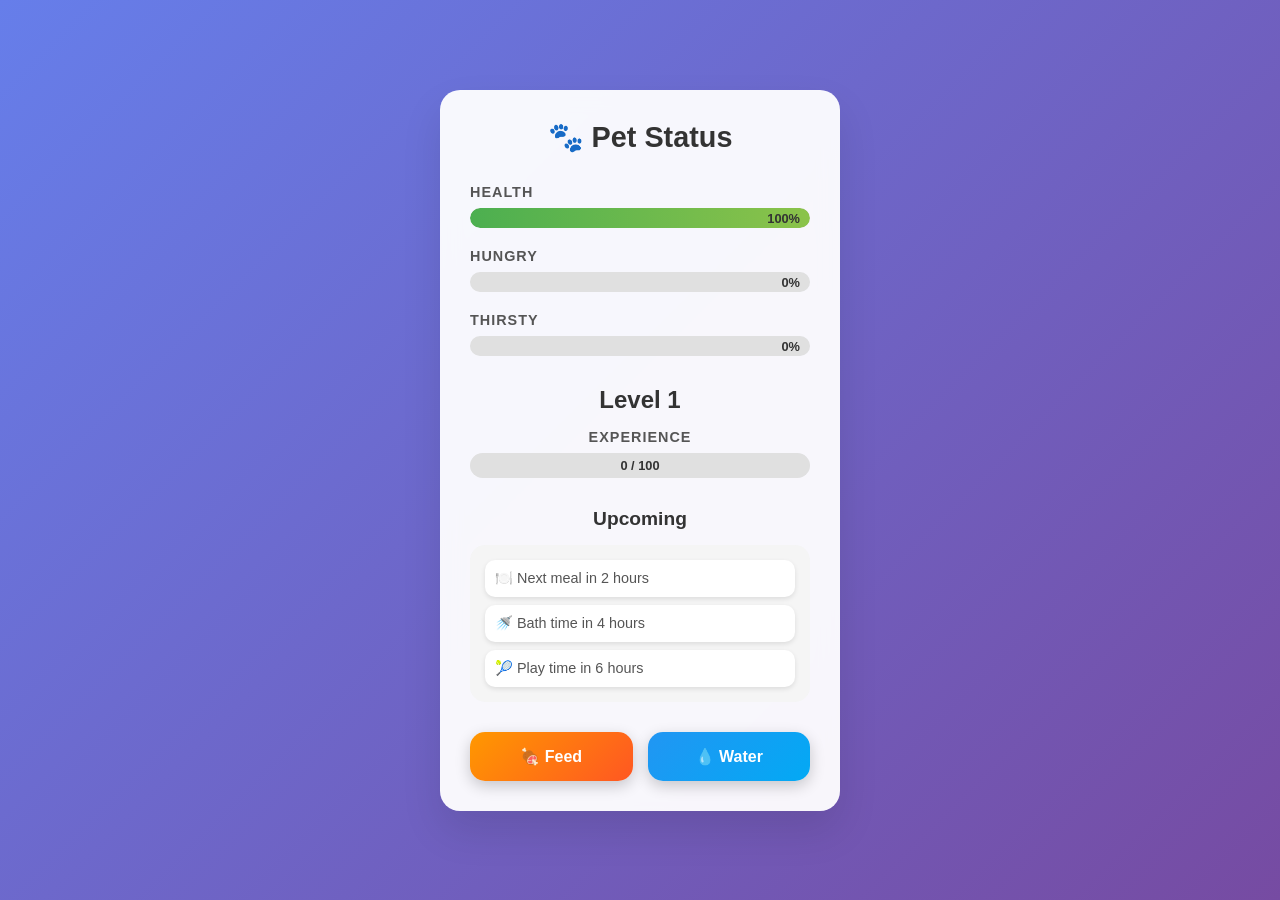
<file: index.html>
<!DOCTYPE html>
<html lang="en">
<head>
    <meta charset="UTF-8">
    <meta name="viewport" content="width=device-width, initial-scale=1.0">
    <title>Pet Care Status</title>
    <link rel="stylesheet" href="style.css">
</head>
<body>
    <div class="container">
        <div class="pet-status">
            <h1>🐾 Pet Status</h1>
            
            <!-- Status Bars -->
            <div class="status-section">
                <div class="status-item">
                    <label>Health</label>
                    <div class="status-bar">
                        <div class="status-fill health-fill" id="health-bar"></div>
                        <span class="status-text" id="health-text">100%</span>
                    </div>
                </div>
                
                <div class="status-item">
                    <label>Hungry</label>
                    <div class="status-bar">
                        <div class="status-fill hungry-fill" id="hungry-bar"></div>
                        <span class="status-text" id="hungry-text">0%</span>
                    </div>
                </div>
                
                <div class="status-item">
                    <label>Thirsty</label>
                    <div class="status-bar">
                        <div class="status-fill thirsty-fill" id="thirsty-bar"></div>
                        <span class="status-text" id="thirsty-text">0%</span>
                    </div>
                </div>
            </div>

            <!-- Level and Experience -->
            <div class="level-section">
                <div class="level-info">
                    <h2>Level <span id="level">1</span></h2>
                    <div class="exp-container">
                        <label>Experience</label>
                        <div class="exp-bar">
                            <div class="exp-fill" id="exp-bar"></div>
                            <span class="exp-text" id="exp-text">0 / 100</span>
                        </div>
                    </div>
                </div>
            </div>

            <!-- Upcoming Events -->
            <div class="upcoming-section">
                <h3>Upcoming</h3>
                <div class="upcoming-list" id="upcoming-list">
                    <div class="upcoming-item">🍽️ Next meal in 2 hours</div>
                    <div class="upcoming-item">🚿 Bath time in 4 hours</div>
                    <div class="upcoming-item">🎾 Play time in 6 hours</div>
                </div>
            </div>

            <!-- Action Buttons -->
            <div class="actions-section">
                <button class="action-btn feed-btn" id="feed-btn">
                    🍖 Feed
                </button>
                <button class="action-btn water-btn" id="water-btn">
                    💧 Water
                </button>
            </div>
        </div>
    </div>

    <script src="script.js"></script>
</body>
</html>
</file>
<file: style.css>
* {
    margin: 0;
    padding: 0;
    box-sizing: border-box;
}

body {
    font-family: 'Arial', sans-serif;
    background: linear-gradient(135deg, #667eea 0%, #764ba2 100%);
    min-height: 100vh;
    display: flex;
    align-items: center;
    justify-content: center;
    padding: 20px;
}

.container {
    width: 100%;
    max-width: 400px;
}

.pet-status {
    background: rgba(255, 255, 255, 0.95);
    border-radius: 20px;
    padding: 30px;
    box-shadow: 0 20px 40px rgba(0, 0, 0, 0.1);
    backdrop-filter: blur(10px);
}

.pet-status h1 {
    text-align: center;
    color: #333;
    margin-bottom: 30px;
    font-size: 1.8em;
}

/* Status Section */
.status-section {
    margin-bottom: 30px;
}

.status-item {
    margin-bottom: 20px;
}

.status-item label {
    display: block;
    font-weight: bold;
    color: #555;
    margin-bottom: 8px;
    font-size: 0.9em;
    text-transform: uppercase;
    letter-spacing: 1px;
}

.status-bar {
    position: relative;
    background: #e0e0e0;
    border-radius: 15px;
    height: 20px;
    overflow: hidden;
}

.status-fill {
    height: 100%;
    border-radius: 15px;
    transition: width 0.3s ease;
    position: relative;
}

.health-fill {
    background: linear-gradient(90deg, #4CAF50, #8BC34A);
    width: 100%;
}

.hungry-fill {
    background: linear-gradient(90deg, #FF9800, #FF5722);
    width: 0%;
}

.thirsty-fill {
    background: linear-gradient(90deg, #2196F3, #03A9F4);
    width: 0%;
}

.status-text {
    position: absolute;
    top: 50%;
    right: 10px;
    transform: translateY(-50%);
    font-size: 0.8em;
    font-weight: bold;
    color: #333;
}

/* Level Section */
.level-section {
    margin-bottom: 30px;
    text-align: center;
}

.level-info h2 {
    color: #333;
    margin-bottom: 15px;
    font-size: 1.5em;
}

.exp-container label {
    display: block;
    font-weight: bold;
    color: #555;
    margin-bottom: 8px;
    font-size: 0.9em;
    text-transform: uppercase;
    letter-spacing: 1px;
}

.exp-bar {
    position: relative;
    background: #e0e0e0;
    border-radius: 15px;
    height: 25px;
    overflow: hidden;
}

.exp-fill {
    height: 100%;
    background: linear-gradient(90deg, #9C27B0, #E91E63);
    border-radius: 15px;
    width: 0%;
    transition: width 0.3s ease;
}

.exp-text {
    position: absolute;
    top: 50%;
    left: 50%;
    transform: translate(-50%, -50%);
    font-size: 0.8em;
    font-weight: bold;
    color: #333;
}

/* Upcoming Section */
.upcoming-section {
    margin-bottom: 30px;
}

.upcoming-section h3 {
    color: #333;
    margin-bottom: 15px;
    font-size: 1.2em;
    text-align: center;
}

.upcoming-list {
    background: #f5f5f5;
    border-radius: 15px;
    padding: 15px;
}

.upcoming-item {
    padding: 10px;
    margin-bottom: 8px;
    background: white;
    border-radius: 10px;
    color: #555;
    font-size: 0.9em;
    box-shadow: 0 2px 5px rgba(0, 0, 0, 0.1);
}

.upcoming-item:last-child {
    margin-bottom: 0;
}

/* Actions Section */
.actions-section {
    display: flex;
    gap: 15px;
}

.action-btn {
    flex: 1;
    padding: 15px;
    border: none;
    border-radius: 15px;
    font-size: 1em;
    font-weight: bold;
    cursor: pointer;
    transition: all 0.3s ease;
    box-shadow: 0 5px 15px rgba(0, 0, 0, 0.2);
}

.feed-btn {
    background: linear-gradient(135deg, #FF9800, #FF5722);
    color: white;
}

.feed-btn:hover {
    transform: translateY(-2px);
    box-shadow: 0 7px 20px rgba(255, 152, 0, 0.4);
}

.water-btn {
    background: linear-gradient(135deg, #2196F3, #03A9F4);
    color: white;
}

.water-btn:hover {
    transform: translateY(-2px);
    box-shadow: 0 7px 20px rgba(33, 150, 243, 0.4);
}

.action-btn:active {
    transform: translateY(0);
}

/* Responsive Design */
@media (max-width: 480px) {
    .container {
        padding: 10px;
    }
    
    .pet-status {
        padding: 20px;
    }
    
    .actions-section {
        flex-direction: column;
    }
}

/* Animations */
@keyframes pulse {
    0% { transform: scale(1); }
    50% { transform: scale(1.05); }
    100% { transform: scale(1); }
}

.action-btn:active {
    animation: pulse 0.2s ease;
}

/* Status indicators */
.status-fill.low {
    background: linear-gradient(90deg, #f44336, #ff5722) !important;
}

.status-fill.medium {
    background: linear-gradient(90deg, #ff9800, #ffc107) !important;
}

.status-fill.high {
    background: linear-gradient(90deg, #4caf50, #8bc34a) !important;
}
</file>
